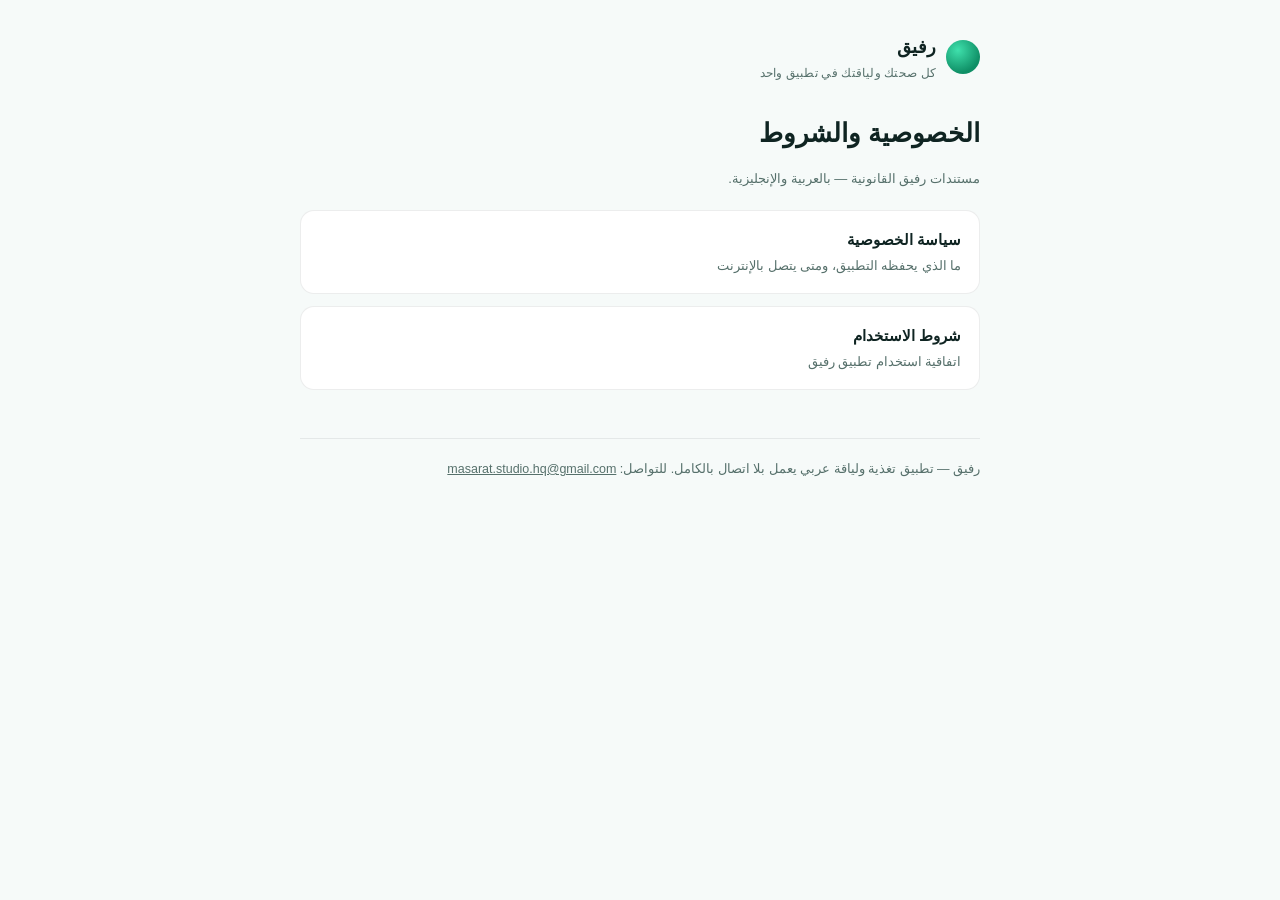
<file: index.html>
<!doctype html>
<html lang="ar" dir="rtl">
<head>
<meta charset="utf-8">
<meta name="viewport" content="width=device-width, initial-scale=1">
<title>رفيق — الخصوصية والشروط</title>
<meta name="description" content="سياسة الخصوصية وشروط الاستخدام لتطبيق رفيق">
<link rel="icon" href="data:image/svg+xml,<svg xmlns=%22http://www.w3.org/2000/svg%22 viewBox=%220 0 32 32%22><circle cx=%2216%22 cy=%2216%22 r=%2216%22 fill=%22%230f8f66%22/></svg>">
<link rel="stylesheet" href="styles.css">
</head>
<body>
<div class="page">
  <header class="top">
    <div class="mark" aria-hidden="true"></div>
    <div class="brand">رفيق<small>كل صحتك ولياقتك في تطبيق واحد</small></div>
  </header>

  <h1>الخصوصية والشروط</h1>
  <p class="muted">مستندات رفيق القانونية — بالعربية والإنجليزية.</p>

  <div class="links">
    <a class="link-card" href="privacy.html">
      سياسة الخصوصية
      <span>ما الذي يحفظه التطبيق، ومتى يتصل بالإنترنت</span>
    </a>
    <a class="link-card" href="terms.html">
      شروط الاستخدام
      <span>اتفاقية استخدام تطبيق رفيق</span>
    </a>
  </div>

  <footer>
    رفيق — تطبيق تغذية ولياقة عربي يعمل بلا اتصال بالكامل.
    للتواصل: <a href="mailto:masarat.studio.hq@gmail.com">masarat.studio.hq@gmail.com</a>
  </footer>
</div>
</body>
</html>
</file>
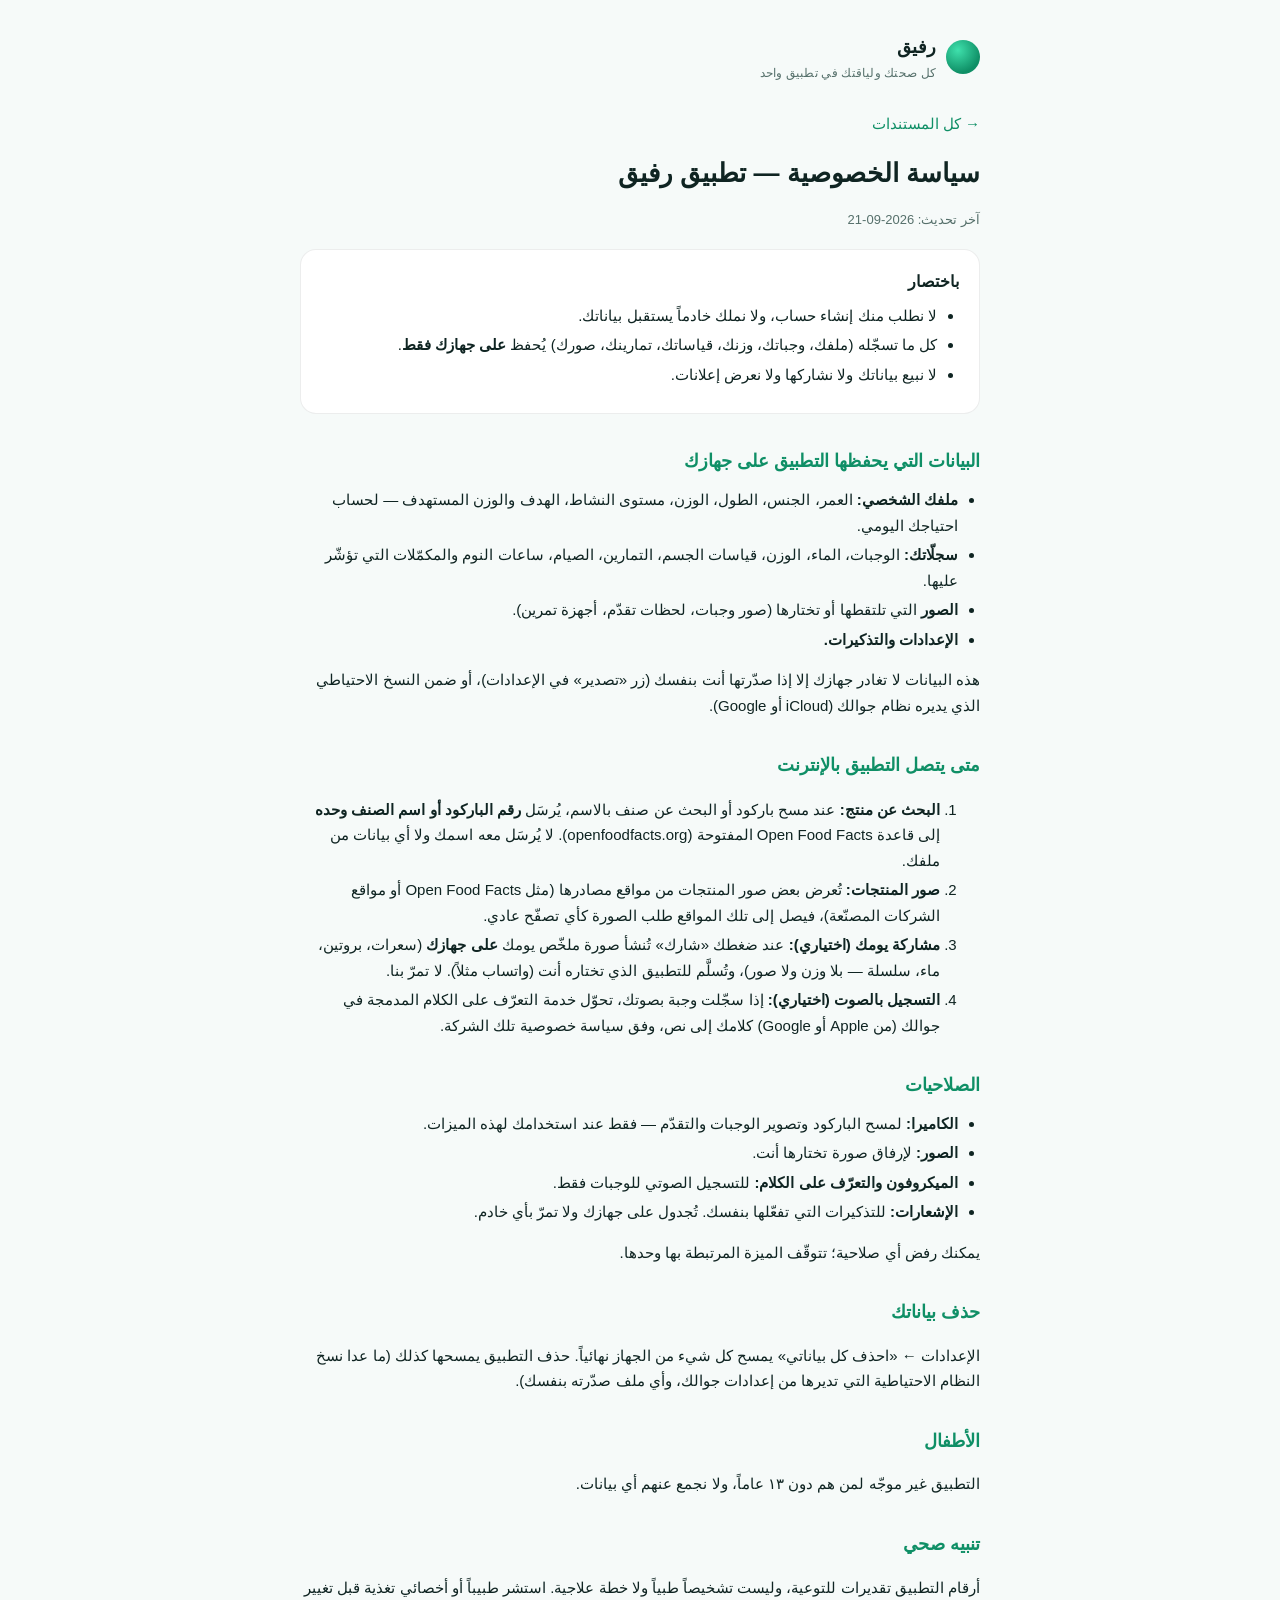
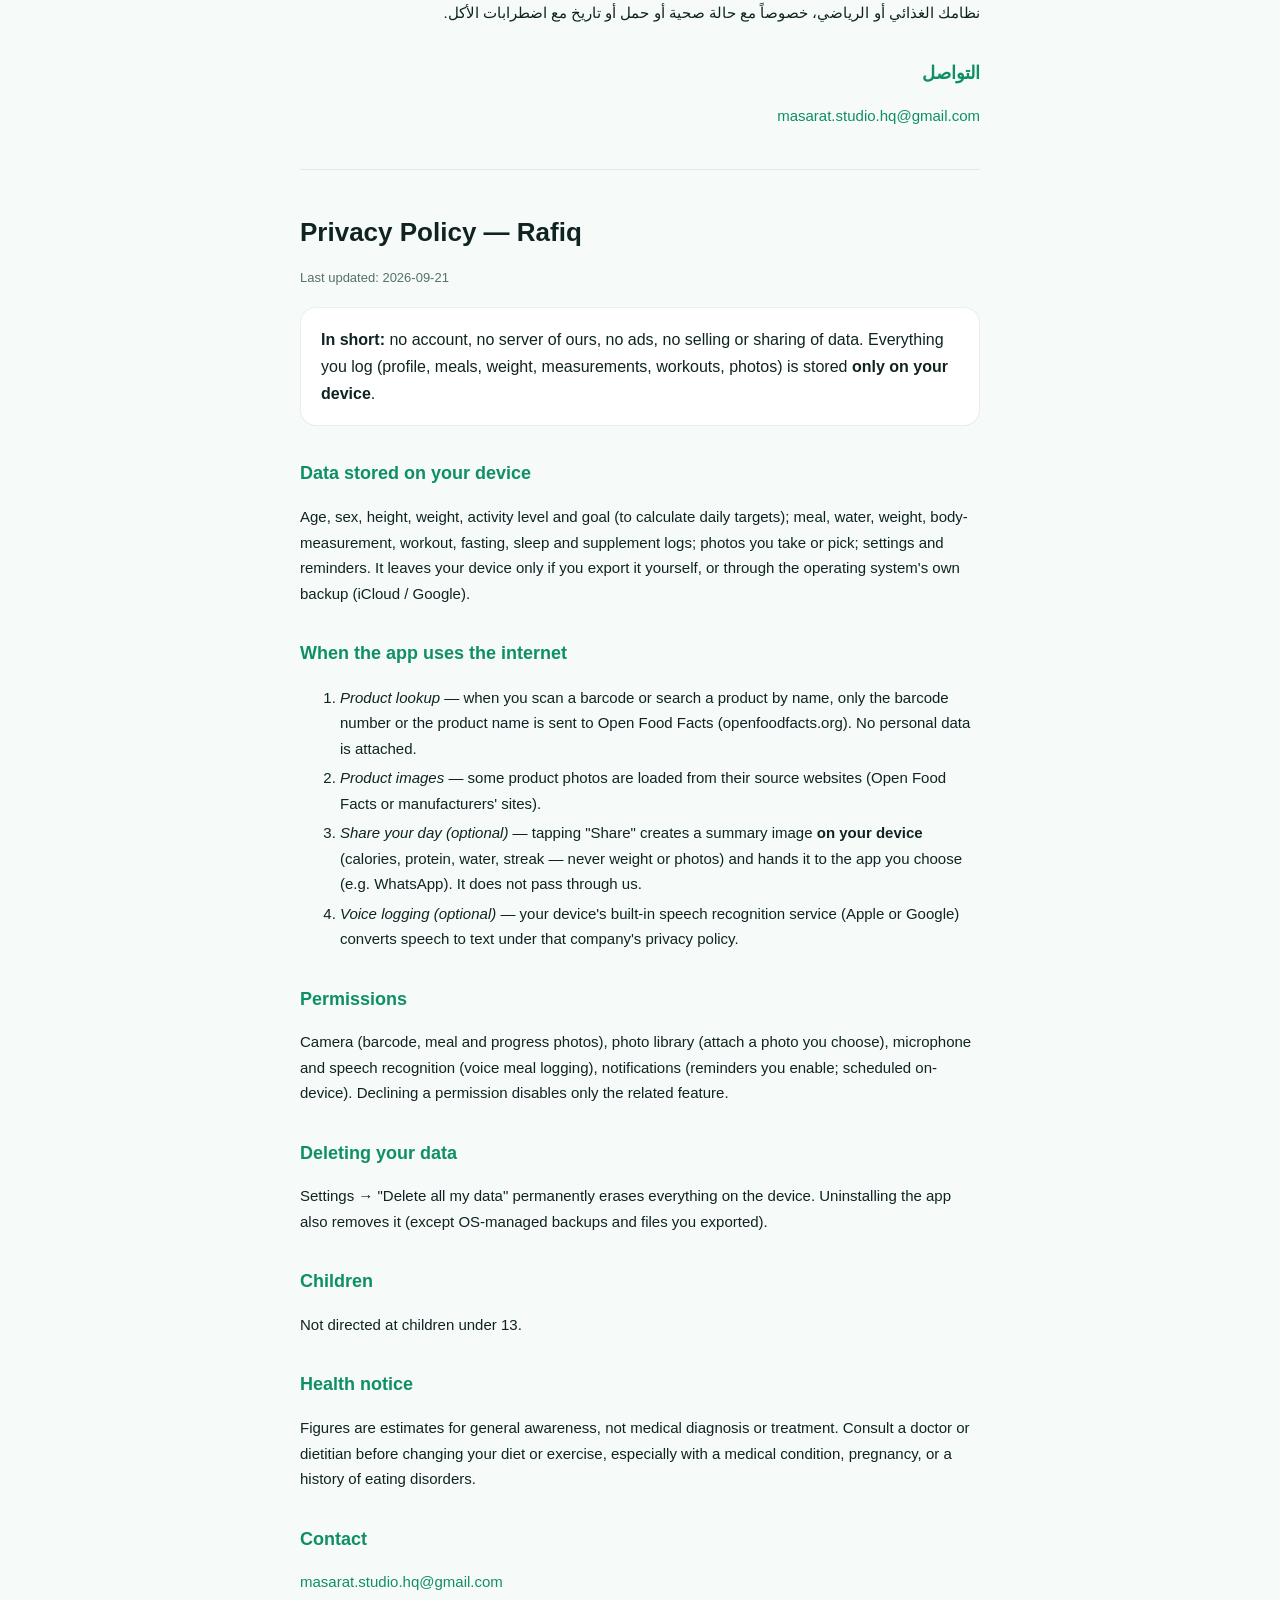
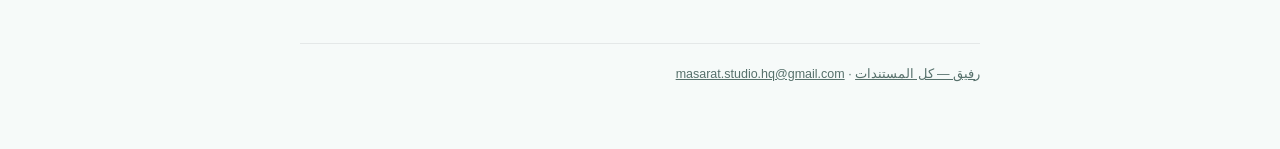
<file: privacy.html>
<!doctype html>
<html lang="ar" dir="rtl">
<head>
<meta charset="utf-8">
<meta name="viewport" content="width=device-width, initial-scale=1">
<title>سياسة الخصوصية — رفيق</title>
<meta name="description" content="سياسة الخصوصية لتطبيق رفيق">
<link rel="icon" href="data:image/svg+xml,<svg xmlns=%22http://www.w3.org/2000/svg%22 viewBox=%220 0 32 32%22><circle cx=%2216%22 cy=%2216%22 r=%2216%22 fill=%22%230f8f66%22/></svg>">
<link rel="stylesheet" href="styles.css">
</head>
<body>
<div class="page">
  <header class="top">
    <div class="mark" aria-hidden="true"></div>
    <div class="brand">رفيق<small>كل صحتك ولياقتك في تطبيق واحد</small></div>
  </header>

  <p><a href="index.html">&rarr; كل المستندات</a></p>

  <h1>سياسة الخصوصية — تطبيق رفيق</h1>
  <p class="muted">آخر تحديث: 2026-09-21</p>

  <div class="card">
    <strong>باختصار</strong>
    <ul>
      <li>لا نطلب منك إنشاء حساب، ولا نملك خادماً يستقبل بياناتك.</li>
      <li>كل ما تسجّله (ملفك، وجباتك، وزنك، قياساتك، تمارينك، صورك) يُحفظ <strong>على جهازك فقط</strong>.</li>
      <li>لا نبيع بياناتك ولا نشاركها ولا نعرض إعلانات.</li>
    </ul>
  </div>

  <h2>البيانات التي يحفظها التطبيق على جهازك</h2>
  <ul>
    <li><strong>ملفك الشخصي:</strong> العمر، الجنس، الطول، الوزن، مستوى النشاط، الهدف والوزن المستهدف — لحساب احتياجك اليومي.</li>
    <li><strong>سجلّاتك:</strong> الوجبات، الماء، الوزن، قياسات الجسم، التمارين، الصيام، ساعات النوم والمكمّلات التي تؤشّر عليها.</li>
    <li><strong>الصور</strong> التي تلتقطها أو تختارها (صور وجبات، لحظات تقدّم، أجهزة تمرين).</li>
    <li><strong>الإعدادات والتذكيرات.</strong></li>
  </ul>
  <p>هذه البيانات لا تغادر جهازك إلا إذا صدّرتها أنت بنفسك (زر «تصدير» في الإعدادات)، أو ضمن النسخ الاحتياطي الذي يديره نظام جوالك (iCloud أو Google).</p>

  <h2>متى يتصل التطبيق بالإنترنت</h2>
  <ol>
    <li><strong>البحث عن منتج:</strong> عند مسح باركود أو البحث عن صنف بالاسم، يُرسَل <strong>رقم الباركود أو اسم الصنف وحده</strong> إلى قاعدة Open Food Facts المفتوحة (openfoodfacts.org). لا يُرسَل معه اسمك ولا أي بيانات من ملفك.</li>
    <li><strong>صور المنتجات:</strong> تُعرض بعض صور المنتجات من مواقع مصادرها (مثل Open Food Facts أو مواقع الشركات المصنّعة)، فيصل إلى تلك المواقع طلب الصورة كأي تصفّح عادي.</li>
    <li><strong>مشاركة يومك (اختياري):</strong> عند ضغطك «شارك» تُنشأ صورة ملخّص يومك <strong>على جهازك</strong> (سعرات، بروتين، ماء، سلسلة — بلا وزن ولا صور)، وتُسلَّم للتطبيق الذي تختاره أنت (واتساب مثلاً). لا تمرّ بنا.</li>
    <li><strong>التسجيل بالصوت (اختياري):</strong> إذا سجّلت وجبة بصوتك، تحوّل خدمة التعرّف على الكلام المدمجة في جوالك (من Apple أو Google) كلامك إلى نص، وفق سياسة خصوصية تلك الشركة.</li>
  </ol>

  <h2>الصلاحيات</h2>
  <ul>
    <li><strong>الكاميرا:</strong> لمسح الباركود وتصوير الوجبات والتقدّم — فقط عند استخدامك لهذه الميزات.</li>
    <li><strong>الصور:</strong> لإرفاق صورة تختارها أنت.</li>
    <li><strong>الميكروفون والتعرّف على الكلام:</strong> للتسجيل الصوتي للوجبات فقط.</li>
    <li><strong>الإشعارات:</strong> للتذكيرات التي تفعّلها بنفسك. تُجدول على جهازك ولا تمرّ بأي خادم.</li>
  </ul>
  <p>يمكنك رفض أي صلاحية؛ تتوقّف الميزة المرتبطة بها وحدها.</p>

  <h2>حذف بياناتك</h2>
  <p>الإعدادات ← «احذف كل بياناتي» يمسح كل شيء من الجهاز نهائياً. حذف التطبيق يمسحها كذلك (ما عدا نسخ النظام الاحتياطية التي تديرها من إعدادات جوالك، وأي ملف صدّرته بنفسك).</p>

  <h2>الأطفال</h2>
  <p>التطبيق غير موجّه لمن هم دون ١٣ عاماً، ولا نجمع عنهم أي بيانات.</p>

  <h2>تنبيه صحي</h2>
  <p>أرقام التطبيق تقديرات للتوعية، وليست تشخيصاً طبياً ولا خطة علاجية. استشر طبيباً أو أخصائي تغذية قبل تغيير نظامك الغذائي أو الرياضي، خصوصاً مع حالة صحية أو حمل أو تاريخ مع اضطرابات الأكل.</p>

  <h2>التواصل</h2>
  <p><a href="mailto:masarat.studio.hq@gmail.com">masarat.studio.hq@gmail.com</a></p>

  <hr class="divider">

  <div class="lang-en">
    <h1>Privacy Policy — Rafiq</h1>
    <p class="muted">Last updated: 2026-09-21</p>

    <div class="card">
      <strong>In short:</strong> no account, no server of ours, no ads, no selling or sharing of data. Everything you log (profile, meals, weight, measurements, workouts, photos) is stored <strong>only on your device</strong>.
    </div>

    <h2>Data stored on your device</h2>
    <p>Age, sex, height, weight, activity level and goal (to calculate daily targets); meal, water, weight, body-measurement, workout, fasting, sleep and supplement logs; photos you take or pick; settings and reminders. It leaves your device only if you export it yourself, or through the operating system's own backup (iCloud / Google).</p>

    <h2>When the app uses the internet</h2>
    <ol>
      <li><em>Product lookup</em> — when you scan a barcode or search a product by name, only the barcode number or the product name is sent to Open Food Facts (openfoodfacts.org). No personal data is attached.</li>
      <li><em>Product images</em> — some product photos are loaded from their source websites (Open Food Facts or manufacturers' sites).</li>
      <li><em>Share your day (optional)</em> — tapping "Share" creates a summary image <strong>on your device</strong> (calories, protein, water, streak — never weight or photos) and hands it to the app you choose (e.g. WhatsApp). It does not pass through us.</li>
      <li><em>Voice logging (optional)</em> — your device's built-in speech recognition service (Apple or Google) converts speech to text under that company's privacy policy.</li>
    </ol>

    <h2>Permissions</h2>
    <p>Camera (barcode, meal and progress photos), photo library (attach a photo you choose), microphone and speech recognition (voice meal logging), notifications (reminders you enable; scheduled on-device). Declining a permission disables only the related feature.</p>

    <h2>Deleting your data</h2>
    <p>Settings → "Delete all my data" permanently erases everything on the device. Uninstalling the app also removes it (except OS-managed backups and files you exported).</p>

    <h2>Children</h2>
    <p>Not directed at children under 13.</p>

    <h2>Health notice</h2>
    <p>Figures are estimates for general awareness, not medical diagnosis or treatment. Consult a doctor or dietitian before changing your diet or exercise, especially with a medical condition, pregnancy, or a history of eating disorders.</p>

    <h2>Contact</h2>
    <p><a href="mailto:masarat.studio.hq@gmail.com">masarat.studio.hq@gmail.com</a></p>
  </div>

  <footer>
    <a href="index.html">رفيق — كل المستندات</a> ·
    <a href="mailto:masarat.studio.hq@gmail.com">masarat.studio.hq@gmail.com</a>
  </footer>
</div>
</body>
</html>
</file>
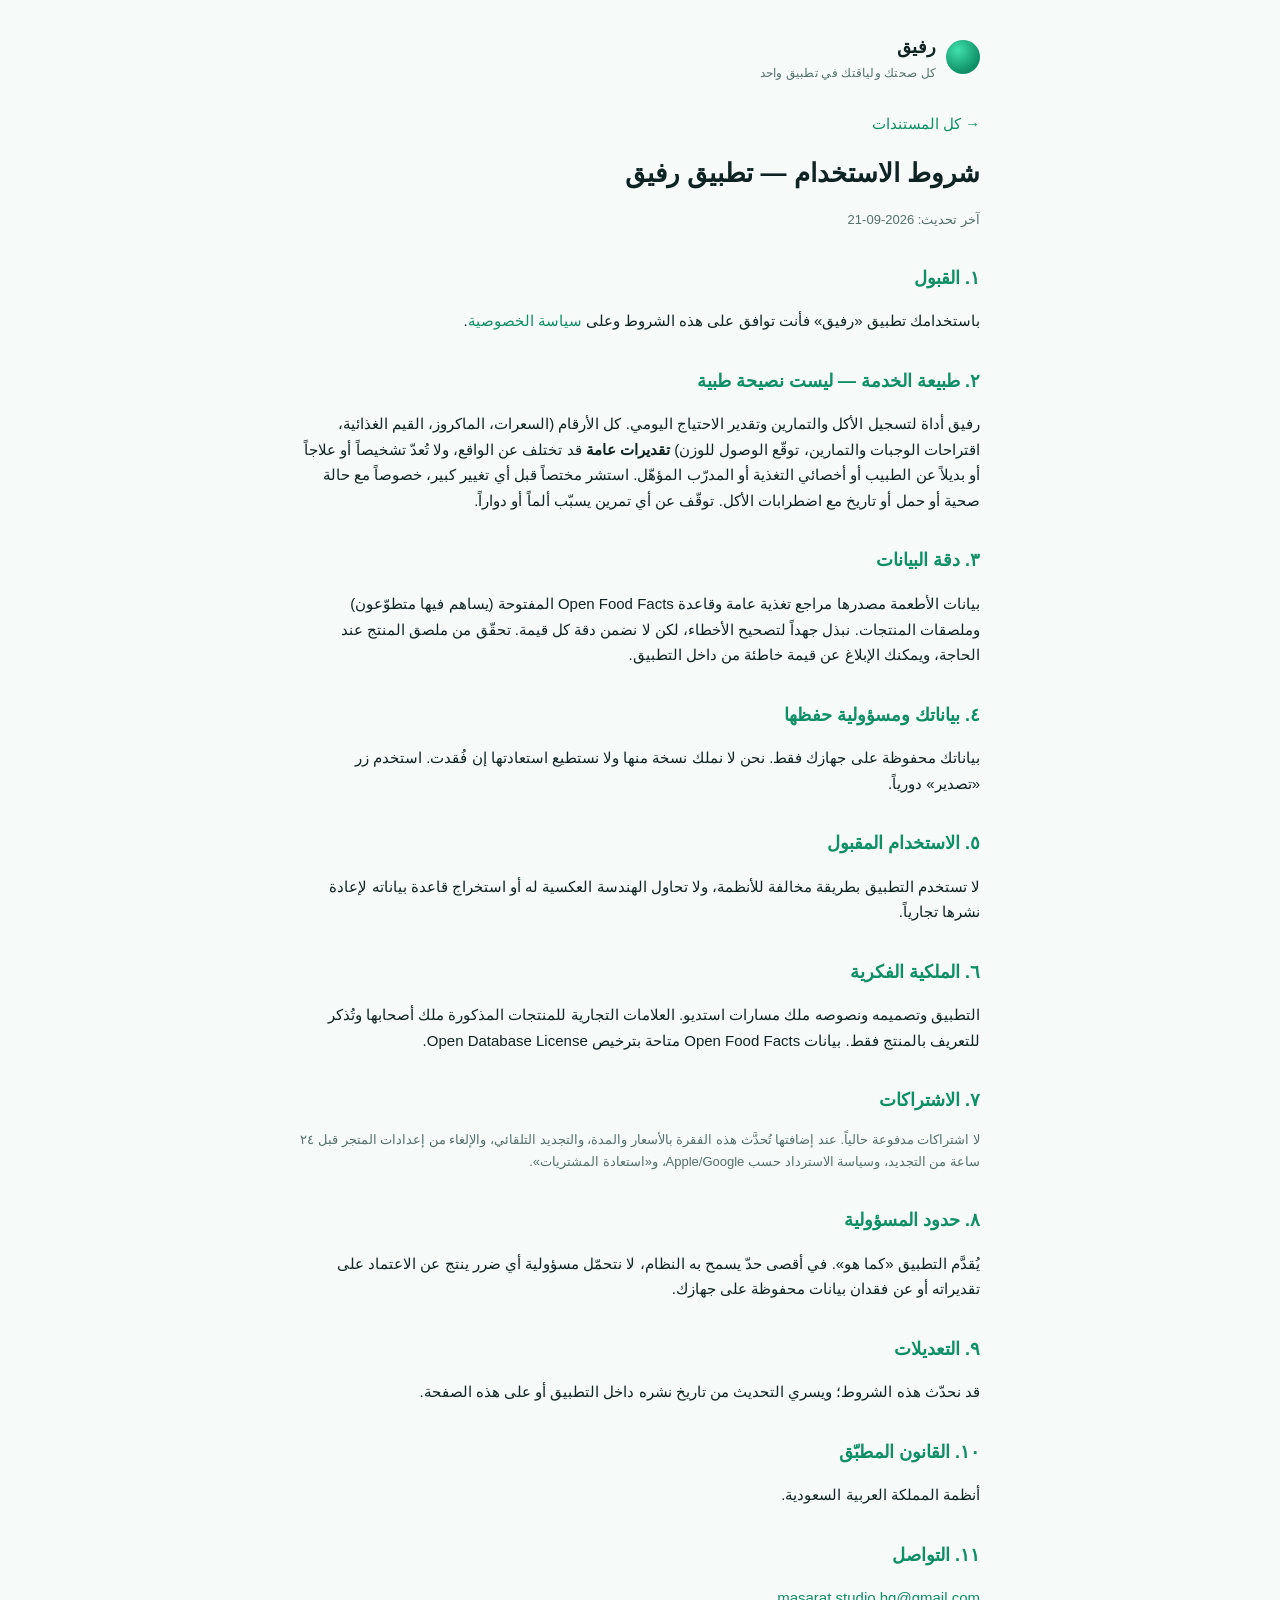
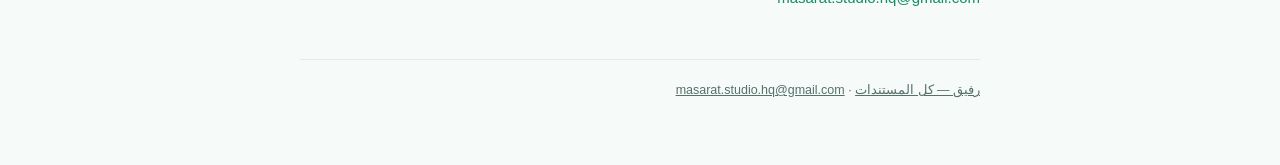
<file: terms.html>
<!doctype html>
<html lang="ar" dir="rtl">
<head>
<meta charset="utf-8">
<meta name="viewport" content="width=device-width, initial-scale=1">
<title>شروط الاستخدام — رفيق</title>
<meta name="description" content="شروط استخدام تطبيق رفيق">
<link rel="icon" href="data:image/svg+xml,<svg xmlns=%22http://www.w3.org/2000/svg%22 viewBox=%220 0 32 32%22><circle cx=%2216%22 cy=%2216%22 r=%2216%22 fill=%22%230f8f66%22/></svg>">
<link rel="stylesheet" href="styles.css">
</head>
<body>
<div class="page">
  <header class="top">
    <div class="mark" aria-hidden="true"></div>
    <div class="brand">رفيق<small>كل صحتك ولياقتك في تطبيق واحد</small></div>
  </header>

  <p><a href="index.html">&rarr; كل المستندات</a></p>

  <h1>شروط الاستخدام — تطبيق رفيق</h1>
  <p class="muted">آخر تحديث: 2026-09-21</p>

  <h2>١. القبول</h2>
  <p>باستخدامك تطبيق «رفيق» فأنت توافق على هذه الشروط وعلى <a href="privacy.html">سياسة الخصوصية</a>.</p>

  <h2>٢. طبيعة الخدمة — ليست نصيحة طبية</h2>
  <p>رفيق أداة لتسجيل الأكل والتمارين وتقدير الاحتياج اليومي. كل الأرقام (السعرات، الماكروز، القيم الغذائية، اقتراحات الوجبات والتمارين، توقّع الوصول للوزن) <strong>تقديرات عامة</strong> قد تختلف عن الواقع، ولا تُعدّ تشخيصاً أو علاجاً أو بديلاً عن الطبيب أو أخصائي التغذية أو المدرّب المؤهّل. استشر مختصاً قبل أي تغيير كبير، خصوصاً مع حالة صحية أو حمل أو تاريخ مع اضطرابات الأكل. توقّف عن أي تمرين يسبّب ألماً أو دواراً.</p>

  <h2>٣. دقة البيانات</h2>
  <p>بيانات الأطعمة مصدرها مراجع تغذية عامة وقاعدة Open Food Facts المفتوحة (يساهم فيها متطوّعون) وملصقات المنتجات. نبذل جهداً لتصحيح الأخطاء، لكن لا نضمن دقة كل قيمة. تحقّق من ملصق المنتج عند الحاجة، ويمكنك الإبلاغ عن قيمة خاطئة من داخل التطبيق.</p>

  <h2>٤. بياناتك ومسؤولية حفظها</h2>
  <p>بياناتك محفوظة على جهازك فقط. نحن لا نملك نسخة منها ولا نستطيع استعادتها إن فُقدت. استخدم زر «تصدير» دورياً.</p>

  <h2>٥. الاستخدام المقبول</h2>
  <p>لا تستخدم التطبيق بطريقة مخالفة للأنظمة، ولا تحاول الهندسة العكسية له أو استخراج قاعدة بياناته لإعادة نشرها تجارياً.</p>

  <h2>٦. الملكية الفكرية</h2>
  <p>التطبيق وتصميمه ونصوصه ملك مسارات استديو. العلامات التجارية للمنتجات المذكورة ملك أصحابها وتُذكر للتعريف بالمنتج فقط. بيانات Open Food Facts متاحة بترخيص Open Database License.</p>

  <h2>٧. الاشتراكات</h2>
  <p class="muted">لا اشتراكات مدفوعة حالياً. عند إضافتها تُحدَّث هذه الفقرة بالأسعار والمدة، والتجديد التلقائي، والإلغاء من إعدادات المتجر قبل ٢٤ ساعة من التجديد، وسياسة الاسترداد حسب Apple/Google، و«استعادة المشتريات».</p>

  <h2>٨. حدود المسؤولية</h2>
  <p>يُقدَّم التطبيق «كما هو». في أقصى حدّ يسمح به النظام، لا نتحمّل مسؤولية أي ضرر ينتج عن الاعتماد على تقديراته أو عن فقدان بيانات محفوظة على جهازك.</p>

  <h2>٩. التعديلات</h2>
  <p>قد نحدّث هذه الشروط؛ ويسري التحديث من تاريخ نشره داخل التطبيق أو على هذه الصفحة.</p>

  <h2>١٠. القانون المطبّق</h2>
  <p>أنظمة المملكة العربية السعودية.</p>

  <h2>١١. التواصل</h2>
  <p><a href="mailto:masarat.studio.hq@gmail.com">masarat.studio.hq@gmail.com</a></p>

  <footer>
    <a href="index.html">رفيق — كل المستندات</a> ·
    <a href="mailto:masarat.studio.hq@gmail.com">masarat.studio.hq@gmail.com</a>
  </footer>
</div>
</body>
</html>
</file>
<file: styles.css>
:root {
  --bg: #0b1414;
  --bg-elevated: #101c1b;
  --card: #132322;
  --text: #eef5f3;
  --text-muted: #a9bdb9;
  --accent: #2fbf8f;
  --border: rgba(255, 255, 255, 0.08);
  --max-width: 720px;
}

@media (prefers-color-scheme: light) {
  :root {
    --bg: #f6faf9;
    --bg-elevated: #ffffff;
    --card: #ffffff;
    --text: #0f2422;
    --text-muted: #56706b;
    --accent: #0f8f66;
    --border: rgba(15, 36, 34, 0.08);
  }
}

* { box-sizing: border-box; }

html { -webkit-text-size-adjust: 100%; }

body {
  margin: 0;
  background: var(--bg);
  color: var(--text);
  font-family: "Segoe UI", Tahoma, "Noto Sans Arabic", Arial, sans-serif;
  line-height: 1.7;
}

.page {
  max-width: var(--max-width);
  margin: 0 auto;
  padding: 32px 20px 64px;
}

header.top {
  display: flex;
  align-items: center;
  gap: 10px;
  margin-bottom: 28px;
}

.mark {
  width: 34px;
  height: 34px;
  border-radius: 50%;
  background: radial-gradient(circle at 35% 30%, #3fe0ac, #0f8f66 70%);
  flex: none;
}

.brand {
  font-weight: 800;
  font-size: 18px;
  letter-spacing: 0.2px;
}

.brand small {
  display: block;
  font-weight: 400;
  font-size: 12px;
  color: var(--text-muted);
}

h1 { font-size: 26px; margin: 0 0 6px; }
h2 { font-size: 18px; margin: 32px 0 10px; color: var(--accent); }
h3 { font-size: 15px; margin: 20px 0 6px; }
p, li { color: var(--text); font-size: 15px; }
.muted { color: var(--text-muted); font-size: 13px; }

.card {
  background: var(--card);
  border: 1px solid var(--border);
  border-radius: 16px;
  padding: 18px 20px;
  margin: 18px 0;
}

.note {
  background: color-mix(in srgb, var(--accent) 10%, transparent);
  border: 1px solid color-mix(in srgb, var(--accent) 30%, transparent);
  border-radius: 12px;
  padding: 14px 16px;
  font-size: 13px;
  color: var(--text-muted);
}

a { color: var(--accent); text-decoration: none; }
a:hover { text-decoration: underline; }

ul { padding-inline-start: 22px; margin: 8px 0; }
li { margin: 4px 0; }

.divider {
  border: none;
  border-top: 1px solid var(--border);
  margin: 40px 0;
}

.lang-en {
  direction: ltr;
  text-align: left;
}

.links {
  display: flex;
  flex-direction: column;
  gap: 12px;
  margin-top: 20px;
}

.link-card {
  display: block;
  background: var(--card);
  border: 1px solid var(--border);
  border-radius: 14px;
  padding: 16px 18px;
  font-weight: 700;
  font-size: 15px;
  color: var(--text);
  transition: border-color .15s ease;
}
.link-card:hover { border-color: var(--accent); text-decoration: none; }
.link-card span { display: block; font-weight: 400; font-size: 12.5px; color: var(--text-muted); margin-top: 3px; }

footer {
  margin-top: 48px;
  padding-top: 20px;
  border-top: 1px solid var(--border);
  font-size: 12.5px;
  color: var(--text-muted);
}

footer a { color: var(--text-muted); text-decoration: underline; }

.todo {
  color: #d99a3f;
  font-style: italic;
}

.draft-banner {
  background: color-mix(in srgb, #d99a3f 12%, transparent);
  border: 1px solid color-mix(in srgb, #d99a3f 35%, transparent);
  border-radius: 12px;
  padding: 14px 16px;
  font-size: 13px;
  color: var(--text-muted);
  margin-bottom: 24px;
}
</file>
